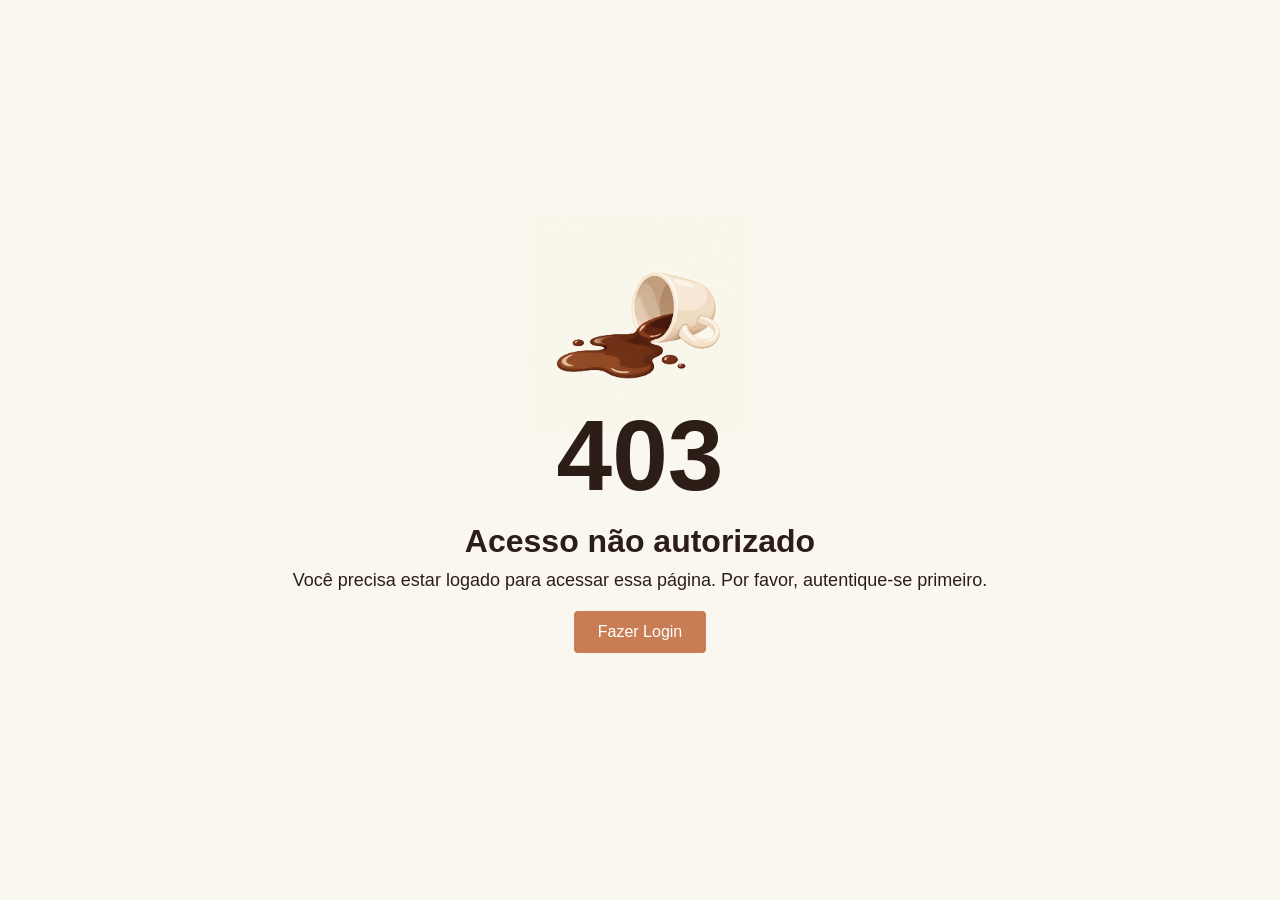
<file: erro403.html>
<!DOCTYPE html>
<html lang="pt-BR">
<head>
    <meta charset="UTF-8">
    <meta name="viewport" content="width=device-width, initial-scale=1.0">
    <title>Erro 403 - Café & Grãos</title>
    <link rel="stylesheet" href="erro404.css">
</head>
<body
div class="container-erro">
    <img src="imagens/xicara-erro.png" alt="Café derramado" class="imagem-erro">
    <div class="texto-erro">
    <h1 class= "codigo-erro">403</h1>
    <h2>Acesso não autorizado</h2>
    <p>Você precisa estar logado para acessar essa página. Por favor, autentique-se primeiro.</p>
        <a href="login.html" class="btn-voltar">Fazer Login</a>
    </div>
</div>
</body>
</html>
</file>
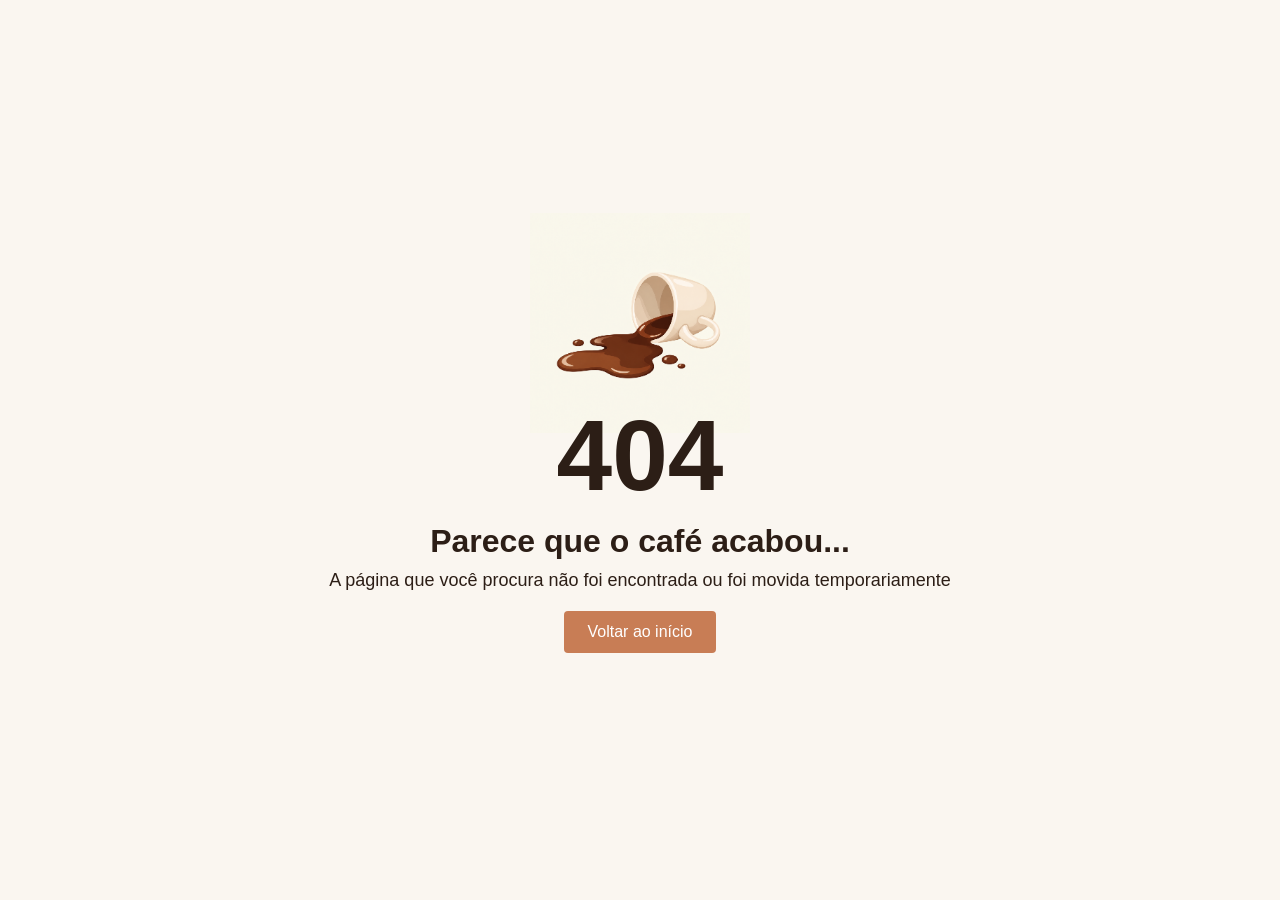
<file: erro404.html>
<!DOCTYPE html>
<html lang="pt-BR">
<head>
    <meta charset="UTF-8">
    <meta name="viewport" content="width=device-width, initial-scale=1.0">
    <title>Erro 404 - Café & Grãos</title>
    <link rel="stylesheet" href="erro404.css">
</head>
<body
div class="container-erro">
    <img src="imagens/xicara-erro.png" alt="Café derramado" class="imagem-erro">
    <div class="texto-erro">
    <h1 class= "codigo-erro">404</h1>
    <h2>Parece que o café acabou...</h2>
    <p>A página que você procura não foi encontrada ou foi movida temporariamente</p>
        <a href="login.html" class="btn-voltar">Voltar ao início</a>
    </div>
</div>
</body>
</html>
</file>
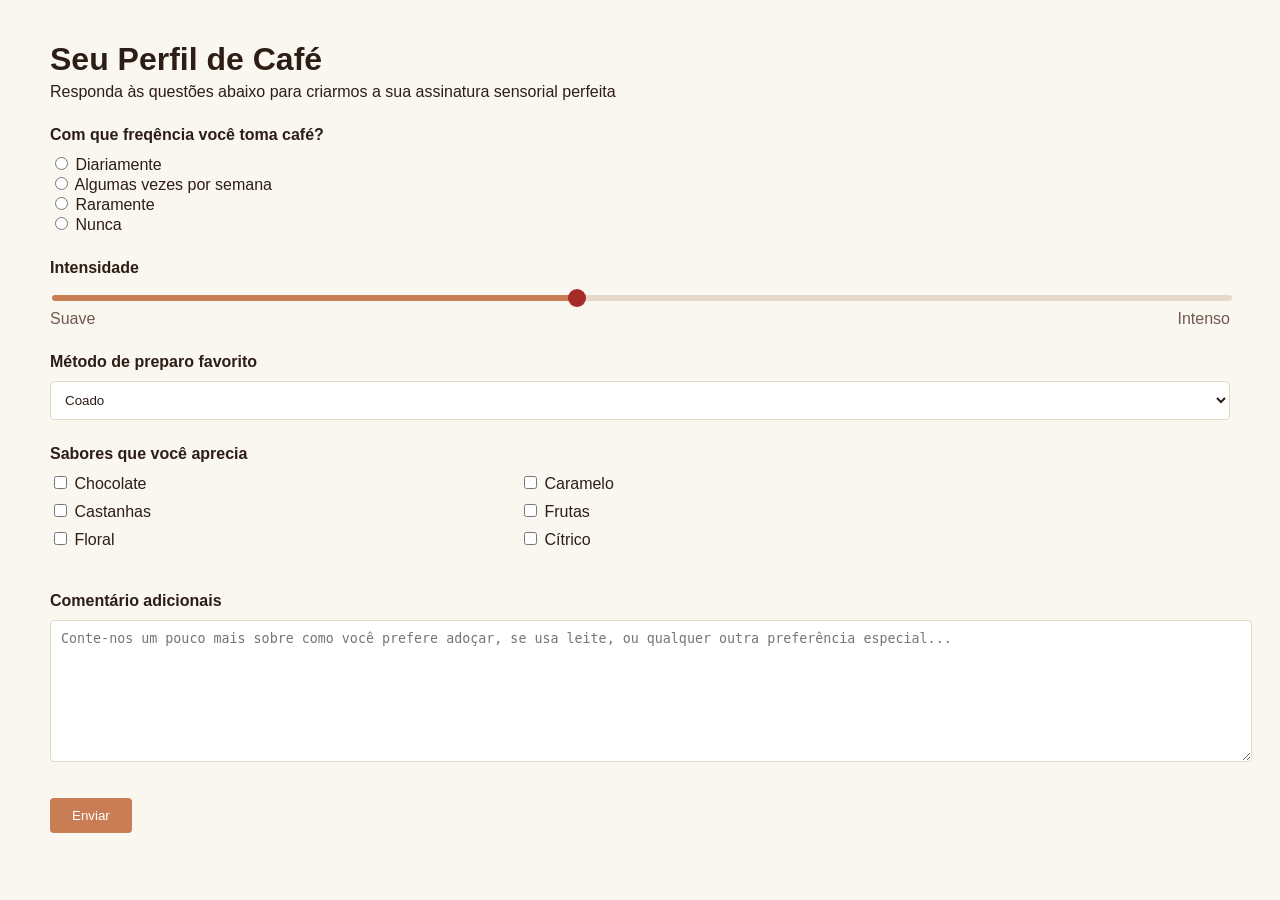
<file: perfil.html>
<!DOCTYPE html>
<html lang="en">
<head>
    <meta charset="UTF-8">
    <meta name="viewport" content="width=device-width, initial-scale=1.0">
    <title>Pefil de Café</title>
    <link rel="stylesheet" href="perfil.css">
</head>
<body>
    <h1><strong>Seu Perfil de Café</strong></h1>
    <p class="subtitulo">Responda às questões abaixo para criarmos a sua assinatura sensorial perfeita</p>

    <h4>Com que freqência você toma café?</h4>
    <input type="radio" id="diariamente" name="Freqência" value="diariamente">
    <label for="diariamente">Diariamente</label><br>
    <input type="radio" id="algumas" name="Freqência" value="algumas">
    <label for="algumas">Algumas vezes por semana</label><br>
    <input type="radio" id="raramente" name="Freqência" value="raramentr">
    <label for="raramente">Raramente</label><br>
    <input type="radio" id="nunca" name="Freqência" value="nunca">
    <label for="Nunca">Nunca</label><br>

    <h4>Intensidade</h4>
    <input type="range" id="intensidade" min="1" max="10" value="5">
    <div class="legenda-intensidade">
        <span>Suave</span>
        <span>Intenso</span>
    </div>

    <h4>Método de preparo favorito</h4>
    <select name="metodo-preparo" id="metodo-preparo">
        <option value="coado">Coado</option>
        <option value="presna-francesa">Prensa Francesa</option>
        <option value="espresso">Espresso</option>
        <option value="moka">Cafeteria Italiana (Moka)</option>
        <option value="aeropress">Aeropress</option>
        <option value="chemex">Chemex</option>
    </select>

    <h4>Sabores que você aprecia</h4>
    <div class="sabores">
    <label><input type="checkbox"> Chocolate</label>
    <label><input type="checkbox"> Caramelo</label>
    <label><input type="checkbox"> Castanhas</label>
    <label><input type="checkbox"> Frutas</label>
    <label><input type="checkbox"> Floral</label>
    <label><input type="checkbox"> Cítrico</label>
    </div> <br>

    <h4><label for="comentario">Comentário adicionais</label></h4>
    <textarea name="comentario" id="comentario" rows="15" 
    placeholder="Conte-nos um pouco mais sobre como você prefere adoçar, se usa leite, ou qualquer outra preferência especial..."></textarea><br>
    <br>
    <button type="submit">Enviar</button>

    <script src="perfil.js"></script>    
</body>
</html>
</file>
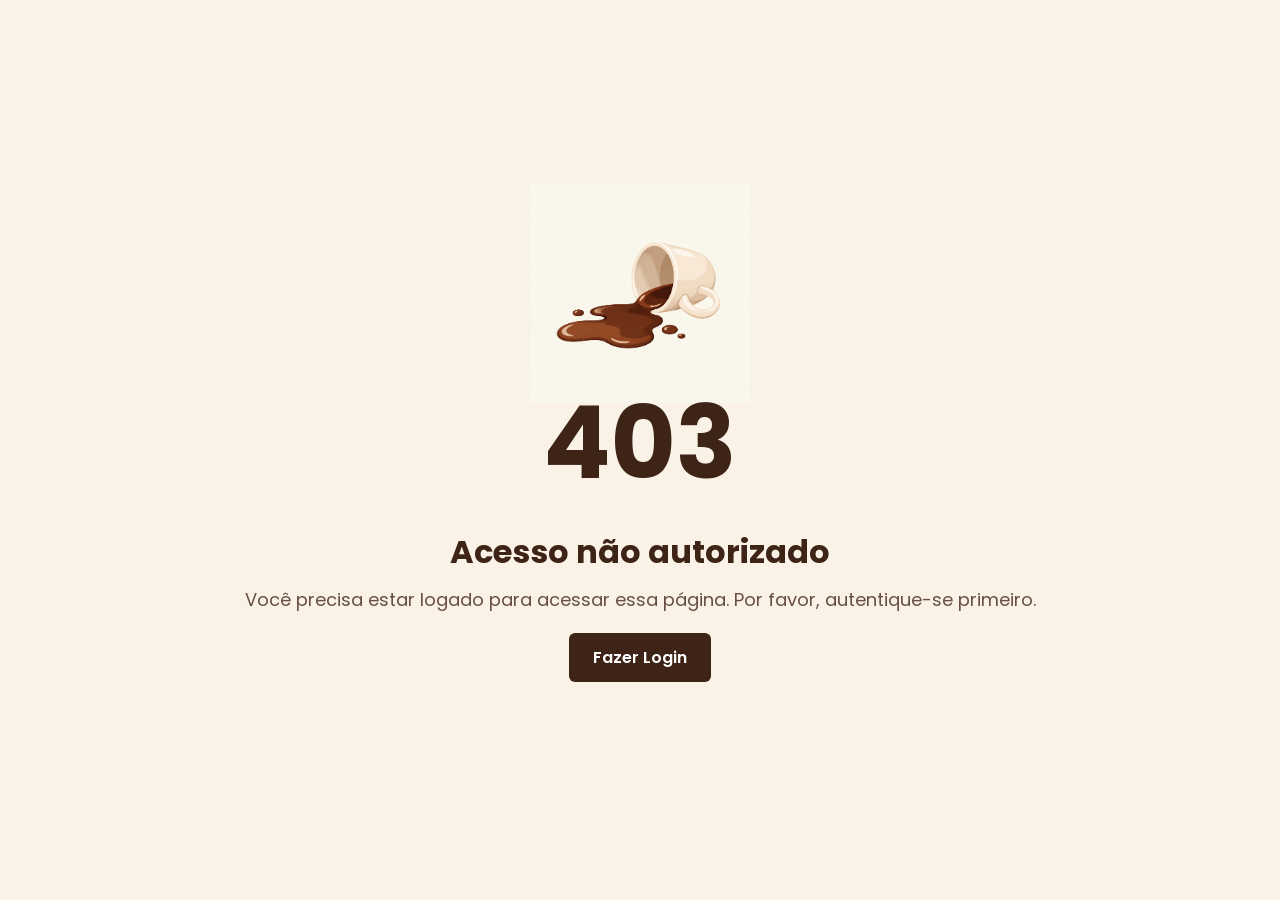
<file: erros/erro403.html>
<!DOCTYPE html>
<html lang="pt-BR">
<head>
    <!-- Configurações gerais da página e conexão com o CSS -->
    <meta charset="UTF-8">
    <meta name="viewport" content="width=device-width, initial-scale=1.0">
    <title>Erro 403 - Café & Grãos</title>
    <link rel="stylesheet" href="erro403.css">
</head>
<body>

    <!-- Container principal que organiza a imagem e a mensagem de erro -->
    <div class="container-erro">

        <!-- Imagem ilustrativa da xícara de café derramado -->
        <img src="../imagens/xicara-erro.png" alt="Café derramado" class="imagem-erro">

        <!-- Exibe o código 403 e informa que o acesso não foi autorizado -->
        <div class="texto-erro">
            <h1 class="codigo-erro">403</h1>
            <h2>Acesso não autorizado</h2>
            <p>Você precisa estar logado para acessar essa página. Por favor, autentique-se primeiro.</p>

            <!-- Botão para retornar à página de login -->
            <a href="../login/login.html" class="btn-voltar">Fazer Login</a>
        </div>

    </div>
</body>
</html>
</file>
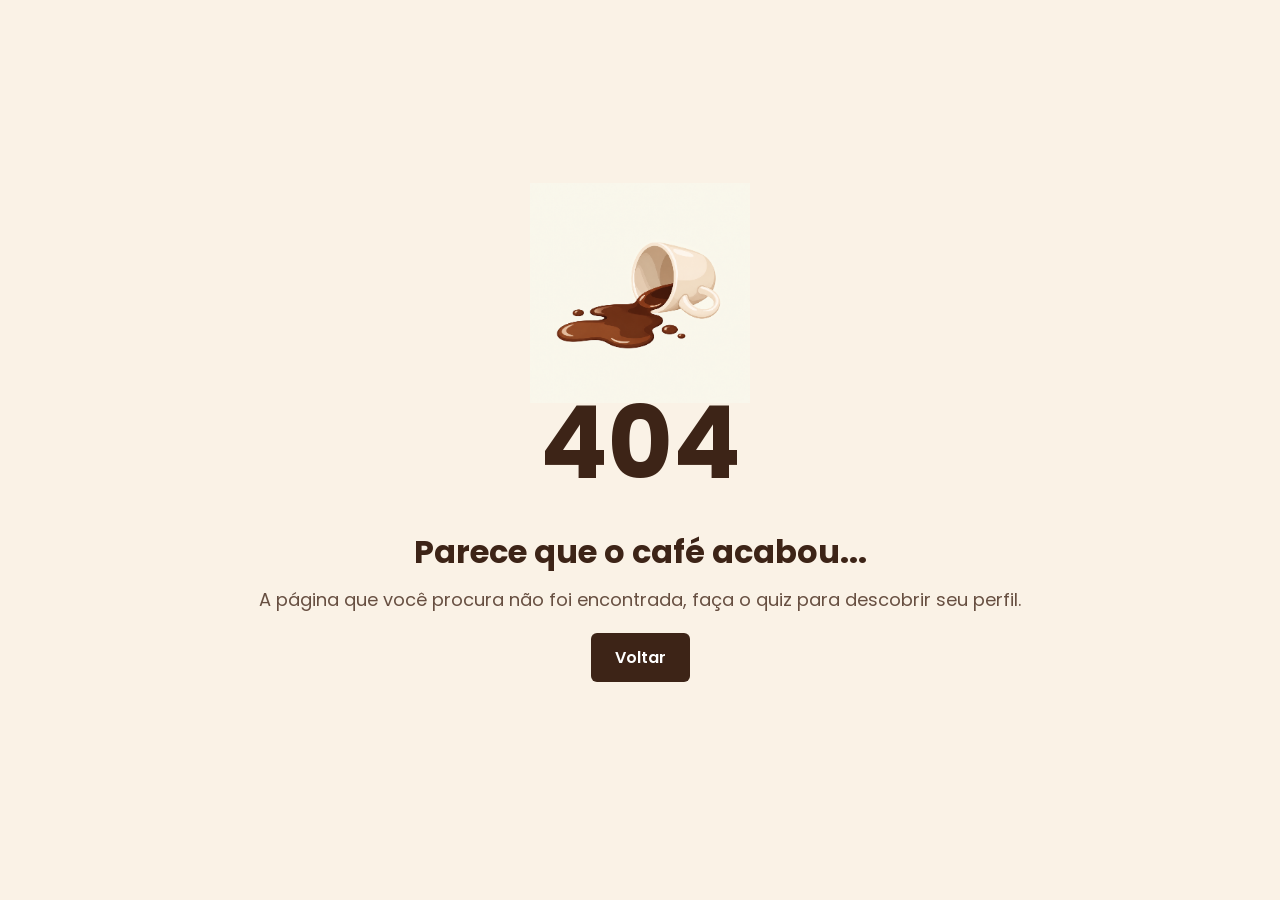
<file: erros/erro404.html>
<!DOCTYPE html>
<html lang="pt-BR">
<head>
    <!-- Configurações gerais da página e conexão com o CSS -->
    <meta charset="UTF-8">
    <meta name="viewport" content="width=device-width, initial-scale=1.0">
    <title>Erro 404 - Café & Grãos</title>
    <link rel="stylesheet" href="erro404.css">
</head>
<body>

    <!-- Container principal que organiza a imagem e a mensagem de erro -->
    <div class="container-erro">

        <!-- Imagem ilustrativa da xícara de café derramado -->
        <img src="../imagens/xicara-erro.png" alt="Café derramado" class="imagem-erro">

        <!-- Exibe o código 404 e informa que a página não foi encontrada -->
        <div class="texto-erro">
            <h1 class="codigo-erro">404</h1>
            <h2>Parece que o café acabou...</h2>
            <p>A página que você procura não foi encontrada, faça o quiz para descobrir seu perfil.</p>

            <!-- Botão para retornar à página de login -->
            <a href="login.html" class="btn-voltar">Voltar</a>
        </div>

    </div>
</body>
</html>
</file>
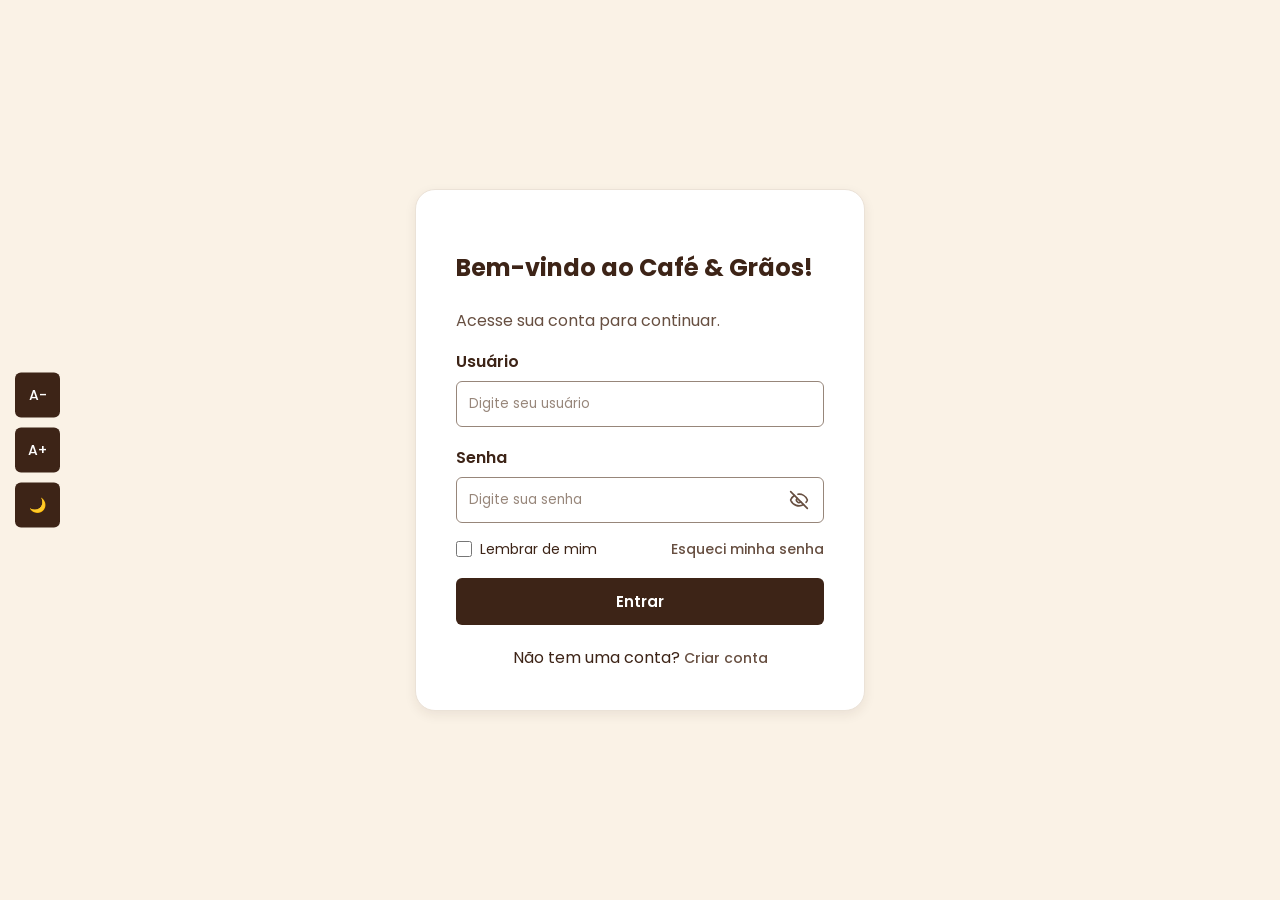
<file: login/login.html>
<!DOCTYPE html>
<html lang="pt-BR">
<head>
    <!-- Configurações gerais da página e conexão com o CSS -->
    <meta charset="UTF-8">
    <meta name="viewport" content="width=device-width, initial-scale=1.0">
    <title>Café & Grãos</title>
    <link rel="stylesheet" href="login.css">
</head>
<body>
    <!-- Botões de acessibilidade para ajustar a fonte e alternar o tema -->
    <div class="barra-acessibilidade" role="group" aria-label="Ferramentas de acessibilidade">
        <button type="button" id="diminuir-fonte" aria-label="Diminuir tamanho da fonte" title="Diminuir fonte">A-</button>
        <button type="button" id="aumentar-fonte" aria-label="Aumentar tamanho da fonte" title="Aumentar fonte">A+</button>
        <button type="button" id="alternar-tema" aria-label="Ativar tema escuro" title="Alternar tema">🌙</button>
    </div>

    <!-- Container principal com o título e o formulário de login -->
    <div class="login-container">
        <h2>Bem-vindo ao Café & Grãos!</h2>
        <p>Acesse sua conta para continuar.</p>

        <!-- Formulário de login com validação personalizada pelo JavaScript -->
        <form id="form-login" action="#" method="POST" novalidate>

            <!-- Campo para digitar o usuário e exibir mensagens de erro -->
            <div class="form-group">
                <label for="login">Usuário</label>
                <input type="text" id="login" name="Login"
                    placeholder="Digite seu usuário"
                    autocomplete="username"
                    aria-describedby="erro-usuario"
                    required>
                <small id="erro-usuario" class="mensagem-erro" aria-live="polite"></small>
            </div>

            <!-- Campo de senha com botão para mostrar ou ocultar os caracteres -->
            <div class="form-group">
                <label for="senha">Senha</label>

                <div class="campo-senha">
                    <input type="password" id="senha" name="senha"
                        placeholder="Digite sua senha"
                        autocomplete="current-password"
                        aria-describedby="erro-senha"
                        required>

                    <button type="button" id="mostrar-senha"
                        aria-label="Mostrar senha"
                        aria-pressed="false"
                        aria-controls="senha">

                        <!-- Ícone de olho aberto para quando a senha estiver visível -->
                        <svg id="olho-aberto"
                            xmlns="http://www.w3.org/2000/svg"
                            width="20" height="20"
                            viewBox="0 0 24 24"
                            fill="none"
                            stroke="currentColor"
                            stroke-width="2"
                            stroke-linecap="round"
                            stroke-linejoin="round"
                            aria-hidden="true"
                            hidden>
                            <path d="M2 12s3.5-7 10-7 10 7 10 7-3.5 7-10 7S2 12 2 12Z"/>
                            <circle cx="12" cy="12" r="3"/>
                        </svg>

                        <!-- Ícone de olho riscado para quando a senha estiver oculta -->
                        <svg id="olho-fechado"
                            xmlns="http://www.w3.org/2000/svg"
                            width="20" height="20"
                            viewBox="0 0 24 24"
                            fill="none"
                            stroke="currentColor"
                            stroke-width="2"
                            stroke-linecap="round"
                            stroke-linejoin="round"
                            aria-hidden="true">
                            <path d="M10.733 5.076a10.744 10.744 0 0 1 11.205 6.575 1 1 0 0 1 0 .696 10.75 10.75 0 0 1-1.444 2.49"/>
                            <path d="M14.084 14.158a3 3 0 0 1-4.242-4.242"/>
                            <path d="M17.479 17.499a10.75 10.75 0 0 1-15.417-5.151 1 1 0 0 1 0-.696 10.75 10.75 0 0 1 4.446-5.143"/>
                            <path d="m2 2 20 20"/>
                        </svg>
                    </button>
                </div>

                <small id="erro-senha" class="mensagem-erro" aria-live="polite"></small>

                <!-- Opção de lembrar o usuário e link para recuperar a senha -->
                <div class="opcoes-login">
                    <label for="lembrar">
                        <input type="checkbox" id="lembrar" name="lembrar">
                        Lembrar de mim
                    </label>
                    <a href="#">Esqueci minha senha</a>
                </div>
            </div>

            <!-- Botão para enviar os dados do formulário -->
            <button type="submit" class="btn-entrar">Entrar</button>
        </form>

        <!-- Link para cadastro de novos usuários -->
        <div class="links_uteis">
            <span>Não tem uma conta?
                <a href="#">Criar conta</a>
            </span>
        </div>
    </div>

    <!-- Notificação de confirmação exibida no canto inferior direito -->
    <div id="notificacao-sucesso"
         class="notificacao-sucesso"
         role="status"
         aria-live="polite"
         aria-atomic="true"></div>

    <!-- Conecta o JavaScript responsável pelas funcionalidades do login -->
    <script src="login.js"></script>
</body>
</html>
</file>
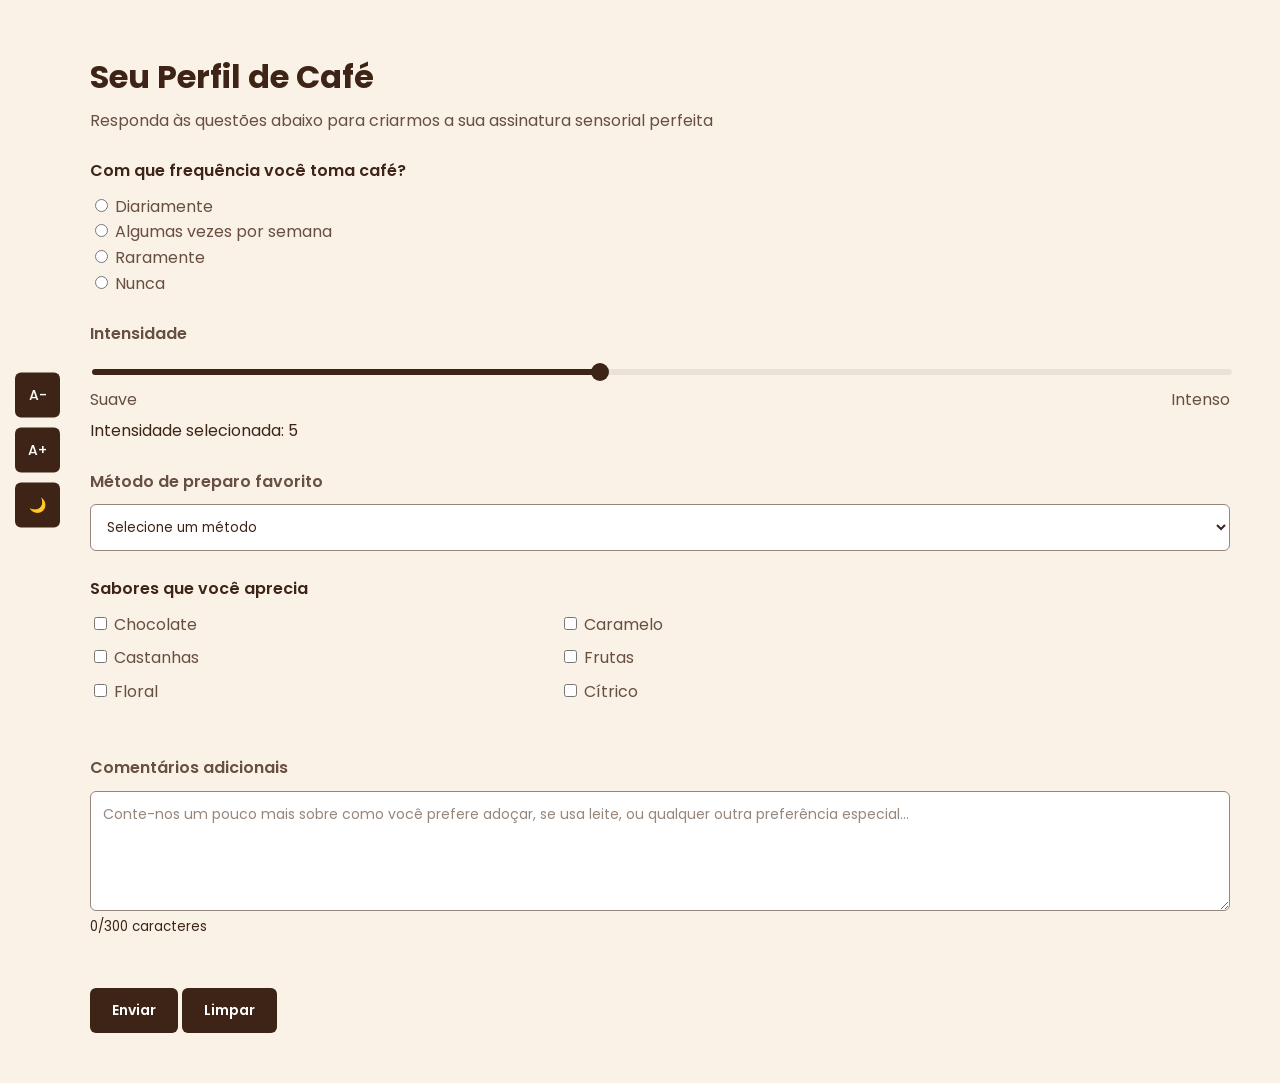
<file: perfil/perfil.html>
<!DOCTYPE html>
<html lang="pt-BR">
<head>
    <!-- Configurações gerais da página -->
    <meta charset="UTF-8">
    <meta name="viewport" content="width=device-width, initial-scale=1.0">
    <title>Perfil de Café</title>
    <link rel="stylesheet" href="perfil.css">
</head>
<body>
    <!-- Botões de acessibilidade para fonte e tema -->
    <div class="barra-acessibilidade"
         role="group"
         aria-label="Ferramentas de acessibilidade">

        <button type="button"
                id="diminuir-fonte"
                aria-label="Diminuir tamanho da fonte"
                title="Diminuir fonte">A-</button>

        <button type="button"
                id="aumentar-fonte"
                aria-label="Aumentar tamanho da fonte"
                title="Aumentar fonte">A+</button>

        <button type="button"
                id="alternar-tema"
                aria-label="Ativar tema escuro"
                title="Alternar tema">🌙</button>
    </div>

    <!-- Título e apresentação do formulário -->
    <h1><strong>Seu Perfil de Café</strong></h1>
    <p class="subtitulo">
        Responda às questões abaixo para criarmos a sua assinatura sensorial perfeita
    </p>

    <form id="form-perfil">

        <!-- Frequência de consumo -->
        <h4>Com que frequência você toma café?</h4>

        <input type="radio"
               id="diariamente"
               name="frequencia"
               value="diariamente">
        <label for="diariamente">Diariamente</label><br>

        <input type="radio"
               id="algumas"
               name="frequencia"
               value="algumas">
        <label for="algumas">Algumas vezes por semana</label><br>

        <input type="radio"
               id="raramente"
               name="frequencia"
               value="raramente">
        <label for="raramente">Raramente</label><br>

        <input type="radio"
               id="nunca"
               name="frequencia"
               value="nunca">
        <label for="nunca">Nunca</label><br>

        <!-- Barra de intensidade -->
        <h4>
            <label for="intensidade">Intensidade</label>
        </h4>

        <input type="range"
               id="intensidade"
               min="1"
               max="10"
               value="5">

        <div class="legenda-intensidade">
            <span>Suave</span>
            <span>Intenso</span>
        </div>

        <!-- Método de preparo -->
        <h4>
            <label for="metodo-preparo">
                Método de preparo favorito
            </label>
        </h4>

        <select name="metodo-preparo" id="metodo-preparo">
            <option value="" selected disabled>
                Selecione um método
            </option>
            <option value="coado">Coado</option>
            <option value="prensa-francesa">Prensa Francesa</option>
            <option value="espresso">Expresso</option>
            <option value="moka">
                Cafeteira Italiana (Mocha)
            </option>
            <option value="aeropress">Aeropress</option>
            <option value="chemex">Chemex</option>
        </select>

        <!-- Sabores preferidos -->
        <h4>Sabores que você aprecia</h4>

        <div class="sabores">
            <label>
                <input type="checkbox" value="chocolate">
                Chocolate
            </label>

            <label>
                <input type="checkbox" value="caramelo">
                Caramelo
            </label>

            <label>
                <input type="checkbox" value="castanhas">
                Castanhas
            </label>

            <label>
                <input type="checkbox" value="frutas">
                Frutas
            </label>

            <label>
                <input type="checkbox" value="floral">
                Floral
            </label>

            <label>
                <input type="checkbox" value="citrico">
                Cítrico
            </label>
        </div>

        <br>

        <!-- Comentários adicionais -->
        <h4>
            <label for="comentario">
                Comentários adicionais
            </label>
        </h4>

        <textarea
            name="comentario"
            id="comentario"
            rows="15"
            placeholder="Conte-nos um pouco mais sobre como você prefere adoçar, se usa leite, ou qualquer outra preferência especial..."
        ></textarea>

        <br>
        <br>

        <!-- Botões do formulário -->
        <button type="submit">Enviar</button>
        <button type="reset">Limpar</button>

    </form>

    <!-- Notificação de confirmação -->
    <div id="notificacao-sucesso"
         class="notificacao-sucesso"
         role="status"
         aria-live="polite"
         aria-atomic="true"></div>

    <!-- JavaScript da página -->
    <script src="perfil.js"></script>
</body>
</html>
</file>
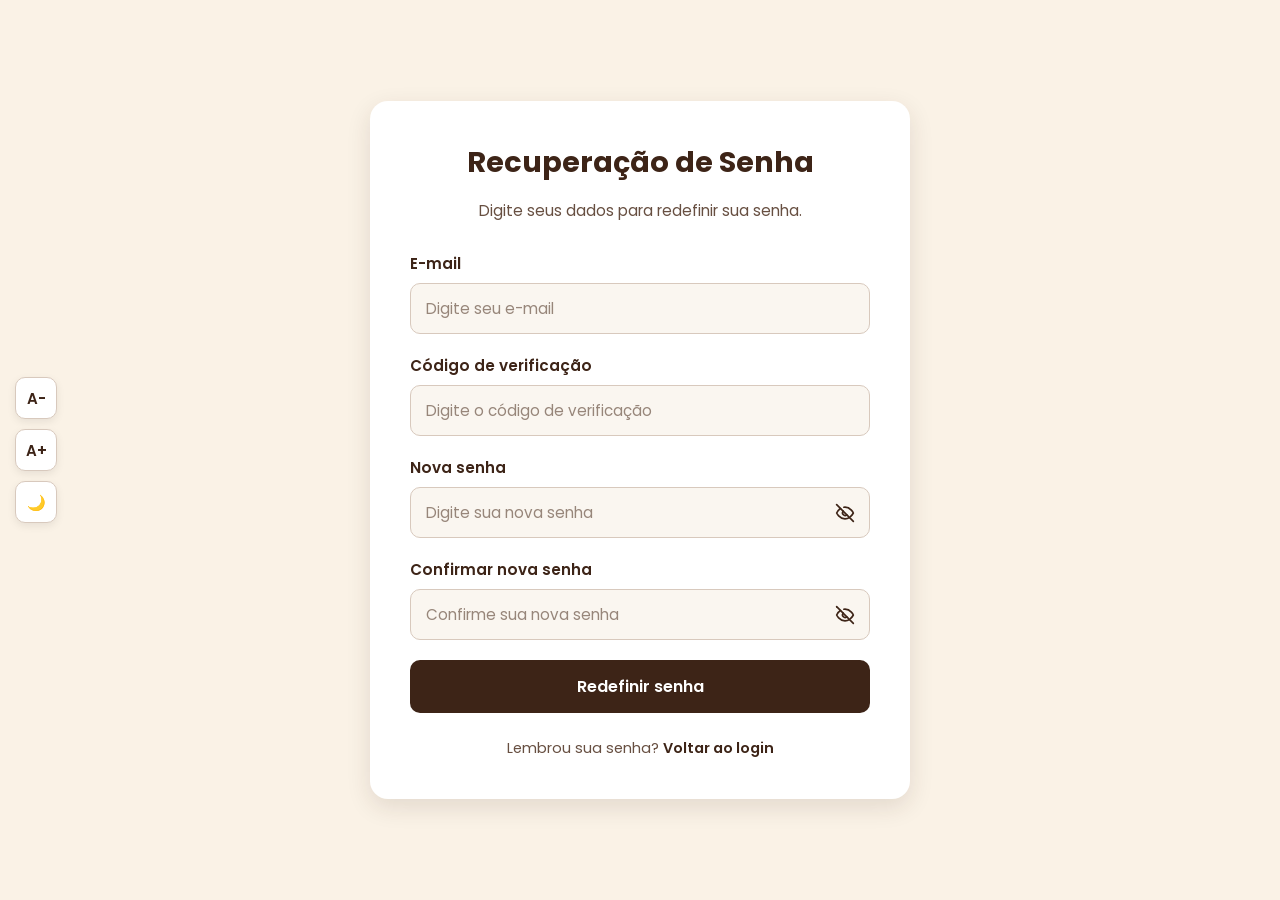
<file: recuperacao-senha/recuperacao.html>
<!DOCTYPE html>
<html lang="pt-br">

<head>
    <meta charset="UTF-8">
    <meta name="viewport" content="width=device-width, initial-scale=1.0">

    <title>Recuperação de Senha | Café & Grãos</title>

    <link rel="preconnect" href="https://fonts.googleapis.com">
    <link rel="preconnect" href="https://fonts.gstatic.com" crossorigin>

    <link href="https://fonts.googleapis.com/css2?family=Poppins:wght@400;500;600;700&display=swap" rel="stylesheet">

    <link rel="stylesheet" href="recuperacao.css">
    <script src="recuperacao.js" defer></script>
</head>

<body>

    <!-- Barra de acessibilidade -->
    <div class="barra-acessibilidade" aria-label="Opções de acessibilidade">

        <button type="button" id="diminuir-fonte" aria-label="Diminuir fonte">
            A-
        </button>

        <button type="button" id="aumentar-fonte" aria-label="Aumentar fonte">
            A+
        </button>

        <button type="button" id="alternar-tema" aria-label="Ativar tema escuro">
            🌙
        </button>

    </div>

    <!-- Conteúdo principal -->
    <main class="container">

        <div class="caixa-recuperacao">

            <h1>Recuperação de Senha</h1>

            <p class="texto">
                Digite seus dados para redefinir sua senha.
            </p>

            <form id="formulario" novalidate>

                <!-- Campo de e-mail -->
                <div class="grupo-campo">

                    <label for="email">E-mail</label>

                    <input
                        type="email"
                        id="email"
                        name="email"
                        placeholder="Digite seu e-mail"
                        autocomplete="email"
                        required
                    >

                </div>

                <!-- Código de verificação -->
                <div class="grupo-campo">

                    <label for="codigo">Código de verificação</label>

                    <input
                        type="text"
                        id="codigo"
                        name="codigo"
                        placeholder="Digite o código de verificação"
                        autocomplete="one-time-code"
                        required
                    >

                </div>

                <!-- Nova senha -->
                <div class="grupo-campo">

                    <label for="senha">Nova senha</label>

                    <div class="campo-senha">

                        <input
                            type="password"
                            id="senha"
                            name="senha"
                            placeholder="Digite sua nova senha"
                            minlength="8"
                            autocomplete="new-password"
                            required
                        >

                        <button
                            type="button"
                            class="mostrar-senha"
                            data-campo="senha"
                            aria-label="Mostrar senha"
                            aria-pressed="false"
                        >

                            <!-- Ícone inicial: olho riscado -->
                            <svg
                                xmlns="http://www.w3.org/2000/svg"
                                width="20"
                                height="20"
                                viewBox="0 0 24 24"
                                fill="none"
                                stroke="currentColor"
                                stroke-width="2"
                                stroke-linecap="round"
                                stroke-linejoin="round"
                                aria-hidden="true"
                            >
                                <path d="M10.58 5.08A10.8 10.8 0 0 1 12 5c7 0 10 7 10 7a16.6 16.6 0 0 1-3.18 4.13"/>
                                <path d="M6.61 6.61C3.58 8.43 2 12 2 12s3 7 10 7a10.7 10.7 0 0 0 5.39-1.61"/>
                                <path d="M9.88 9.88a3 3 0 0 0 4.24 4.24"/>
                                <line x1="2" y1="2" x2="22" y2="22"/>
                            </svg>

                        </button>

                    </div>

                </div>

                <!-- Confirmar nova senha -->
                <div class="grupo-campo">

                    <label for="confirmar">Confirmar nova senha</label>

                    <div class="campo-senha">

                        <input
                            type="password"
                            id="confirmar"
                            name="confirmar"
                            placeholder="Confirme sua nova senha"
                            minlength="8"
                            autocomplete="new-password"
                            required
                        >

                        <button
                            type="button"
                            class="mostrar-senha"
                            data-campo="confirmar"
                            aria-label="Mostrar senha"
                            aria-pressed="false"
                        >

                            <!-- Ícone inicial: olho riscado -->
                            <svg
                                xmlns="http://www.w3.org/2000/svg"
                                width="20"
                                height="20"
                                viewBox="0 0 24 24"
                                fill="none"
                                stroke="currentColor"
                                stroke-width="2"
                                stroke-linecap="round"
                                stroke-linejoin="round"
                                aria-hidden="true"
                            >
                                <path d="M10.58 5.08A10.8 10.8 0 0 1 12 5c7 0 10 7 10 7a16.6 16.6 0 0 1-3.18 4.13"/>
                                <path d="M6.61 6.61C3.58 8.43 2 12 2 12s3 7 10 7a10.7 10.7 0 0 0 5.39-1.61"/>
                                <path d="M9.88 9.88a3 3 0 0 0 4.24 4.24"/>
                                <line x1="2" y1="2" x2="22" y2="22"/>
                            </svg>

                        </button>

                    </div>

                </div>

                <!-- Botão de redefinir senha -->
                <button type="submit" class="botao">
                    Redefinir senha
                </button>

                <!-- Mensagem de confirmação -->
                <p id="mensagem" role="status" aria-live="polite"></p>

                <!-- Voltar ao login -->
                <p class="voltar-login">
                    Lembrou sua senha?
                    <a href="../login/login.html">Voltar ao login</a>
                </p>

            </form>

        </div>

    </main>

</body>
</html>
</file>
<file: erro404.css>
body{
    margin: 0;
    font-family: Arial;
    background-color: #faf6f0;
    color: #2c1e16;

}

.container-erro {
    display: flex;
    flex-direction: column;
    justify-content: center;
    align-items: center;
    height: 100vh;
    text-align: center;
    color: #2c1e16;
}

.codigo-erro {
    font-size: 100px;
    margin: 0;
}

.container-erro h2{
    font-size: 32px;
    margin: 10px 0;
}

.container-erro p {
    font-size: 18px;
    margin: 0;
}
    
.imagem-erro {
    width: 220px;
    height: auto;
    margin: 20px 0;
}

.texto-erro{
    transform: translateY(-55px);
}

    .btn-voltar{
        display: inline-block;
        margin-top: 20px;
        padding: 12px 24px;
        background-color: #c87d55;
        color: white;
        text-decoration: none;
        border-radius: 4px;
        cursor: pointer;
    }

    .btn-voltar:hover{
        background-color: #a65d37;
    }
</file>
<file: perfil.css>
body{
    font-family: Arial, Helvetica, sans-serif;
    padding-top: 20px;
    margin: 0;
    padding: 20px 50px 50px 50px;
    background-color: #FAF6F0;
    color: #2c1e16;
}

h1{
    color: #2c1e16;
    margin-bottom: 5px;
}

.subtitulo{
    color: #2c1e16;
    margin-bottom: 25px;
    margin-top: 0;
}

h4{
    color: #2c1e16;
    margin-top: 25px;
    margin-bottom: 10px;
}

input[type="range"] {
    width: 1200px;
    max-width: 100%;
    --posicao:50%;
    appearance: none;
    -webkit-appearance: none;
    background: transparent;
}

input[type="range"]::-webkit-slider-runnable-track {
    height: 6px;
    background: linear-gradient(
        to right,
        #C87D55 0%,
        #C87D55 var(--posicao),
        #E6D8CB var(--posicao),
        #E6D8CB 100%
    );
    border-radius: 5px;
}

input[type="range"]::-webkit-slider-thumb {
    -webkit-appearance: none;
    appearance: none;
    width: 18px;
    height: 18px;
    background-color: brown;
    border-radius: 50%;
    border: none;
    margin-top: -6px;
}

.legenda-intensidade{
    display: flex;
    justify-content: space-between;
    width: 1200px;
    max-width: 100%;
    margin-top: 5px;
    color: #6e5a4f;
}

select {
    display: block;
    width: 1200px;
    max-width: 100%;
    padding: 10px;

    background-color: #FFFFFF;
    color: #2C1E16;

    border: 1px solid #E6D8CB;
    border-radius: 4px;

    margin-top: 5px;
}

.sabores {
    display: grid;
    grid-template-columns: 1fr 1fr;
    width: 900px;
    max-width: 100%;
    gap: 8px 40px;
    margin-top: 10px;
}

textarea {
    display: block;
    width: 1200px;
    max-width: 100%;
    height: 120px;

    padding: 10px;
    margin-top: 8px;

    background-color: #FFFFFF;
    color: #2C1E16;

    border: 1px solid #E6D8CB;
    border-radius: 4px;

    resize: vertical;
}

button {
    background-color: #C87D55;
    color: #FFFFFF;
    border: none;
    border-radius: 4px;
    padding: 10px 22px;
    cursor: pointer;
}

button:hover {
    background-color: #A65D37;
}
</file>
<file: erros/erro403.css>
/* --- PALETA OFICIAL DO CAFÉ & GRÃOS --- */

/* Importa a fonte oficial do projeto */
@import url('https://fonts.googleapis.com/css2?family=Poppins:wght@400;500;600;700&display=swap');

/* Define as cores oficiais utilizadas no projeto */
:root {
    --cor-marrom-cafe: #3D2417;
    --cor-marrom-medio: #674F41;
    --cor-creme: #FAF2E6;
    --cor-bege: #EBE2D7;
    --cor-taupe: #97867A;
}

/* Define a fonte, as cores e remove as margens da página */
body {
    margin: 0;
    font-family: 'Poppins', 'Helvetica Neue', Helvetica, Arial, sans-serif;
    background-color: var(--cor-creme);
    color: var(--cor-marrom-cafe);
}

/* Centraliza a imagem e as mensagens de erro na página */
.container-erro {
    display: flex;
    flex-direction: column;
    justify-content: center;
    align-items: center;
    height: 100vh;
    text-align: center;
    color: var(--cor-marrom-cafe);
}

/* Define o tamanho e o espaçamento do código de erro 403 */
.codigo-erro {
    font-size: 100px;
    margin: 0;
    color: var(--cor-marrom-cafe);
}

/* Personaliza o título da mensagem de erro */
.container-erro h2 {
    font-size: 32px;
    margin: 10px 0;
    color: var(--cor-marrom-cafe);
}

/* Define o tamanho e o espaçamento do texto explicativo */
.container-erro p {
    font-size: 18px;
    margin: 0;
    color: var(--cor-marrom-medio);
}

/* Mantém o tamanho e o espaçamento original da imagem da xícara */
.imagem-erro {
    width: 220px;
    height: auto;
    margin: 20px 0;
}

/* Mantém o deslocamento original do conteúdo de texto */
.texto-erro {
    transform: translateY(-55px);
}

/* Personaliza a aparência do botão Fazer Login */
.btn-voltar {
    display: inline-block;
    margin-top: 20px;
    padding: 12px 24px;
    background-color: var(--cor-marrom-cafe);
    color: #FFFFFF;
    text-decoration: none;
    border-radius: 6px;
    cursor: pointer;
    font-weight: 600;
    transition: background-color 0.2s;
}

/* Altera a cor do botão quando o mouse passa sobre ele */
.btn-voltar:hover {
    background-color: var(--cor-taupe);
}

/* Destaca o botão ao navegar pelo teclado */
.btn-voltar:focus-visible {
    outline: 3px solid var(--cor-marrom-medio);
    outline-offset: 3px;
}
</file>
<file: erros/erro404.css>
/* --- PALETA OFICIAL DO CAFÉ & GRÃOS --- */

/* Importa a fonte oficial do projeto */
@import url('https://fonts.googleapis.com/css2?family=Poppins:wght@400;500;600;700&display=swap');

/* Define as cores oficiais utilizadas no projeto */
:root {
    --cor-marrom-cafe: #3D2417;
    --cor-marrom-medio: #674F41;
    --cor-creme: #FAF2E6;
    --cor-bege: #EBE2D7;
    --cor-taupe: #97867A;
}

/* Define a fonte, as cores e remove as margens da página */
body {
    margin: 0;
    font-family: 'Poppins', 'Helvetica Neue', Helvetica, Arial, sans-serif;
    background-color: var(--cor-creme);
    color: var(--cor-marrom-cafe);
}

/* Centraliza a imagem e as mensagens de erro na página */
.container-erro {
    display: flex;
    flex-direction: column;
    justify-content: center;
    align-items: center;
    height: 100vh;
    text-align: center;
    color: var(--cor-marrom-cafe);
}

/* Define o tamanho e o espaçamento do código de erro 404 */
.codigo-erro {
    font-size: 100px;
    margin: 0;
    color: var(--cor-marrom-cafe);
}

/* Personaliza o título da mensagem de erro */
.container-erro h2 {
    font-size: 32px;
    margin: 10px 0;
    color: var(--cor-marrom-cafe);
}

/* Define o tamanho e o espaçamento do texto explicativo */
.container-erro p {
    font-size: 18px;
    margin: 0;
    color: var(--cor-marrom-medio);
}

/* Mantém o tamanho e o espaçamento original da imagem da xícara */
.imagem-erro {
    width: 220px;
    height: auto;
    margin: 20px 0;
}

/* Mantém o deslocamento original do conteúdo de texto */
.texto-erro {
    transform: translateY(-55px);
}

/* Personaliza a aparência do botão Voltar */
.btn-voltar {
    display: inline-block;
    margin-top: 20px;
    padding: 12px 24px;
    background-color: var(--cor-marrom-cafe);
    color: #FFFFFF;
    text-decoration: none;
    border-radius: 6px;
    cursor: pointer;
    font-weight: 600;
    transition: background-color 0.2s;
}

/* Altera a cor do botão quando o mouse passa sobre ele */
.btn-voltar:hover {
    background-color: var(--cor-taupe);
}

/* Destaca o botão ao navegar pelo teclado */
.btn-voltar:focus-visible {
    outline: 3px solid var(--cor-marrom-medio);
    outline-offset: 3px;
}
</file>
<file: login/login.css>
/* --- PALETA OFICIAL DO CAFÉ & GRÃOS --- */

/* Importa a fonte oficial utilizada no projeto */
@import url('https://fonts.googleapis.com/css2?family=Poppins:wght@400;500;600;700&display=swap');

:root {
    --cor-marrom-cafe: #3D2417;
    --cor-marrom-medio: #674F41;
    --cor-creme: #FAF2E6;
    --cor-bege: #EBE2D7;
    --cor-taupe: #97867A;
}

/* Remove os espaçamentos padrão e define a fonte */
* {
    box-sizing: border-box;
}

body {
    margin: 0;
    padding: 20px;
    font-family: 'Poppins', 'Helvetica Neue', Helvetica, Arial, sans-serif;
    background-color: var(--cor-creme);
    color: var(--cor-marrom-cafe);
    line-height: 1.6;
    display: flex;
    justify-content: center;
    align-items: center;
    min-height: 100vh;
}

/* Define a aparência dos títulos e parágrafos */
h2 {
    color: var(--cor-marrom-cafe);
    font-weight: 700;
}

p {
    color: var(--cor-marrom-medio);
}

/* Personaliza o container principal do formulário */
.login-container {
    background-color: #FFFFFF;
    padding: 40px;
    border-radius: 20px;
    border: 1px solid var(--cor-bege);
    box-shadow: 0 4px 12px rgba(61, 36, 23, 0.08);
    width: 100%;
    max-width: 450px;
}

/* Define o espaçamento entre os campos */
.form-group {
    margin-bottom: 18px;
}

/* Personaliza os rótulos dos campos */
.form-group label {
    display: block;
    margin-bottom: 6px;
    color: var(--cor-marrom-cafe);
    font-weight: 600;
}

/* Define a aparência dos campos de entrada */
.form-group input:not([type="checkbox"]) {
    width: 100%;
    padding: 12px;
    border: 1px solid var(--cor-taupe);
    border-radius: 6px;
    background-color: #FFFFFF;
    color: var(--cor-marrom-cafe);
    font-family: inherit;
}

/* Personaliza o texto de exemplo dos campos */
.form-group input::placeholder {
    color: var(--cor-taupe);
}

/* Destaca os campos ao receberem foco */
.form-group input:focus {
    outline: none;
    border-color: var(--cor-marrom-cafe);
    box-shadow: 0 0 0 2px rgba(61, 36, 23, 0.1);
}

/* Organiza a opção Lembrar de mim e o link de recuperação */
.opcoes-login {
    display: flex;
    justify-content: space-between;
    align-items: center;
    gap: 10px;
    margin-top: 15px;
}

/* Alinha o checkbox com o texto */
.opcoes-login label {
    display: flex;
    align-items: center;
    gap: 8px;
    width: auto;
    margin-bottom: 0;
    white-space: nowrap;
    font-size: 14px;
    font-weight: 400;
}

/* Personaliza o checkbox */
.opcoes-login input[type="checkbox"] {
    width: 16px;
    height: 16px;
    margin: 0;
    flex: 0 0 auto;
    accent-color: var(--cor-marrom-cafe);
}

/* Personaliza o botão Entrar */
.btn-entrar {
    width: 100%;
    padding: 12px;
    margin-top: 10px;
    border: none;
    border-radius: 6px;
    cursor: pointer;
    background-color: var(--cor-marrom-cafe);
    color: #FFFFFF;
    display: block;
    font-family: inherit;
    font-size: 15px;
    font-weight: 600;
    transition: background-color 0.2s;
}

/* Altera a cor do botão ao passar o mouse */
.btn-entrar:hover {
    background-color: var(--cor-taupe);
}

/* Personaliza o botão durante o redirecionamento */
.btn-entrar:disabled {
    opacity: 0.75;
    cursor: wait;
}

/* Centraliza o link de criação de conta */
.links_uteis {
    text-align: center;
    margin-top: 20px;
}

/* Define a aparência dos links */
.opcoes-login a,
.links_uteis a {
    color: var(--cor-marrom-medio);
    font-size: 14px;
    font-weight: 500;
    text-decoration: none;
}

/* Destaca os links quando o mouse passa */
.opcoes-login a:hover,
.links_uteis a:hover {
    color: var(--cor-marrom-cafe);
    text-decoration: underline;
}

/* Permite posicionar o botão do olho dentro do campo */
.campo-senha {
    position: relative;
}

/* Reserva espaço para o ícone de senha */
.campo-senha input {
    padding-right: 45px !important;
}

/* Posiciona o botão de mostrar e ocultar senha */
#mostrar-senha {
    position: absolute;
    right: 8px;
    top: 50%;
    transform: translateY(-50%);
    width: 34px;
    height: 34px;
    display: flex;
    justify-content: center;
    align-items: center;
    border: none;
    border-radius: 4px;
    background: transparent;
    color: var(--cor-marrom-medio);
    cursor: pointer;
}

/* Define o tamanho dos ícones SVG */
#mostrar-senha svg {
    width: 20px;
    height: 20px;
    flex-shrink: 0;
}

/* Oculta o ícone que não deve aparecer */
#mostrar-senha svg.icone-oculto,
#mostrar-senha svg[hidden] {
    display: none !important;
}

/* Destaca o botão do olho pelo teclado */
#mostrar-senha:focus-visible {
    outline: 2px solid var(--cor-marrom-cafe);
    outline-offset: 2px;
}

/* Personaliza as mensagens de erro */
.mensagem-erro {
    color: #c0392b;
    font-size: 13px;
    margin-top: 4px;
    display: block;
}

/* Esconde mensagens de erro vazias */
.mensagem-erro:empty {
    display: none;
}

/* Destaca os campos que apresentam erro */
.form-group input.input-erro,
.form-group input.input-erro:focus {
    border: 1px solid #c0392b;
}

/* Cria a animação de tremida dos campos inválidos */
@keyframes shake {
    0%, 100% {
        transform: translateX(0);
    }

    25% {
        transform: translateX(-4px);
    }

    50% {
        transform: translateX(4px);
    }

    75% {
        transform: translateX(-2px);
    }
}

/* Aplica a animação quando existe erro */
.input-shake {
    animation: shake 0.3s ease;
}

/* --- BARRA DE ACESSIBILIDADE VERTICAL --- */

/* Posiciona a barra na vertical no canto esquerdo */
.barra-acessibilidade {
    position: fixed;
    top: 50%;
    left: 15px;
    transform: translateY(-50%);

    display: flex;
    flex-direction: column;
    gap: 10px;

    z-index: 1000;
}

/* Personaliza os botões de acessibilidade */
.barra-acessibilidade button {
    display: flex;
    align-items: center;
    justify-content: center;

    width: 45px;
    height: 45px;
    padding: 0;

    background-color: var(--cor-marrom-cafe);
    color: #FFFFFF;
    border: none;
    border-radius: 6px;

    cursor: pointer;
    font-family: inherit;
    font-size: 14px;
    font-weight: 500;
}

/* Altera a cor dos botões ao passar o mouse */
.barra-acessibilidade button:hover {
    background-color: var(--cor-taupe);
}

/* Destaca os botões pelo teclado */
.barra-acessibilidade button:focus-visible {
    outline: 3px solid var(--cor-marrom-cafe);
    outline-offset: 3px;
}

/* --- TEMA ESCURO --- */

/* Define a nova paleta do modo escuro */
body.modo-escuro {
    --escuro-fundo: #211813;
    --escuro-superficie: #35271F;
    --escuro-campo: #49372D;
    --escuro-texto: #F8EEDF;
    --escuro-secundario: #E0C8B3;
    --escuro-destaque: #D4AD89;
    --escuro-borda: #A88A73;

    background-color: var(--escuro-fundo);
    color: var(--escuro-texto);
}

/* Destaca o formulário do fundo escuro */
.modo-escuro .login-container {
    background-color: var(--escuro-superficie);
    border: 1px solid var(--escuro-borda);
    box-shadow: 0 8px 24px rgba(0, 0, 0, 0.3);
}

/* Melhora a legibilidade do título */
.modo-escuro h2 {
    color: var(--escuro-texto);
}

/* Ajusta a cor dos parágrafos */
.modo-escuro p {
    color: var(--escuro-secundario);
}

/* Ajusta as cores dos rótulos */
.modo-escuro .form-group label,
.modo-escuro .opcoes-login label {
    color: var(--escuro-texto);
}

/* Personaliza os campos de usuário e senha */
.modo-escuro .form-group input:not([type="checkbox"]) {
    background-color: var(--escuro-campo);
    color: var(--escuro-texto);
    border: 1px solid var(--escuro-borda);
}

/* Melhora a visibilidade dos textos de exemplo */
.modo-escuro .form-group input::placeholder {
    color: var(--escuro-secundario);
    opacity: 1;
}

/* Destaca os campos quando recebem foco */
.modo-escuro .form-group input:focus {
    outline: 2px solid var(--escuro-destaque);
    outline-offset: 2px;
    box-shadow: none;
}

/* Personaliza o checkbox no modo escuro */
.modo-escuro .opcoes-login input[type="checkbox"] {
    accent-color: var(--escuro-destaque);
}

/* Destaca os links de recuperação e cadastro */
.modo-escuro .opcoes-login a,
.modo-escuro .links_uteis a {
    color: var(--escuro-destaque);
}

/* Efeito ao passar o mouse sobre os links */
.modo-escuro .opcoes-login a:hover,
.modo-escuro .links_uteis a:hover {
    color: var(--escuro-texto);
    text-decoration: underline;
}

/* Ajusta o texto de criação de conta */
.modo-escuro .links_uteis span {
    color: var(--escuro-secundario);
}

/* Personaliza o botão Entrar */
.modo-escuro .btn-entrar {
    background-color: var(--escuro-destaque);
    color: var(--escuro-fundo);
    font-weight: 600;
}

/* Destaca o botão ao passar o mouse */
.modo-escuro .btn-entrar:hover {
    background-color: var(--escuro-texto);
}

/* Mantém o botão legível durante o redirecionamento */
.modo-escuro .btn-entrar:disabled {
    opacity: 0.75;
    cursor: wait;
}

/* Ajusta a cor do ícone de mostrar senha */
.modo-escuro #mostrar-senha {
    color: var(--escuro-texto);
}

/* Destaca o ícone de senha pelo teclado */
.modo-escuro #mostrar-senha:focus-visible {
    outline: 2px solid var(--escuro-destaque);
}

/* Mantém as mensagens de erro legíveis */
.modo-escuro .mensagem-erro {
    color: #FF9999;
}

/* Destaca os campos inválidos no modo escuro */
.modo-escuro .form-group input.input-erro,
.modo-escuro .form-group input.input-erro:focus {
    border: 2px solid #FF7777;
}

/* Personaliza os botões de acessibilidade */
.modo-escuro .barra-acessibilidade button {
    background-color: var(--escuro-superficie);
    color: var(--escuro-texto);
    border: 1px solid var(--escuro-borda);
}

/* Efeito ao passar o mouse */
.modo-escuro .barra-acessibilidade button:hover {
    background-color: var(--escuro-campo);
}

/* Destaca os botões ao utilizar o teclado */
.modo-escuro .barra-acessibilidade button:focus-visible {
    outline: 3px solid var(--escuro-destaque);
    outline-offset: 3px;
}

/* --- NOTIFICAÇÃO DE SUCESSO --- */

/* Posiciona a confirmação no canto inferior direito */
.notificacao-sucesso {
    position: fixed;
    bottom: 20px;
    right: 20px;

    background-color: #276749;
    color: #FFFFFF;

    padding: 14px 20px;
    border-radius: 6px;

    font-size: 14px;
    font-weight: 600;
    font-family: inherit;

    box-shadow: 0 4px 12px rgba(0, 0, 0, 0.2);
    z-index: 2000;

    opacity: 0;
    visibility: hidden;
    transform: translateY(20px);
    pointer-events: none;

    transition:
        opacity 0.3s ease,
        transform 0.3s ease,
        visibility 0.3s ease;
}

/* Exibe a notificação quando ativada pelo JavaScript */
.notificacao-sucesso.mostrar {
    opacity: 1;
    visibility: visible;
    transform: translateY(0);
}

/* --- RESPONSIVIDADE --- */

/* Ajusta a página para celulares */
@media (max-width: 600px) {
    body {
        padding: 30px 15px 30px 60px;
    }

    .login-container {
        padding: 25px;
    }

    /* Mantém os botões na vertical no celular */
    .barra-acessibilidade {
        top: 50%;
        left: 5px;
        right: auto;
        transform: translateY(-50%);
        gap: 6px;
    }

    .barra-acessibilidade button {
        width: 36px;
        height: 36px;
        padding: 0;
        font-size: 12px;
    }

    .opcoes-login {
        flex-wrap: wrap;
    }

    .notificacao-sucesso {
        left: 20px;
        right: 20px;
        bottom: 20px;
        text-align: center;
    }
}

/* Respeita a preferência por movimentos reduzidos */
@media (prefers-reduced-motion: reduce) {
    .input-shake {
        animation: none;
    }

    .notificacao-sucesso {
        transition: none;
    }
}
</file>
<file: perfil/perfil.css>
/* --- PALETA OFICIAL DO CAFÉ & GRÃOS --- */

/* Importa a fonte oficial do projeto */
@import url('https://fonts.googleapis.com/css2?family=Poppins:wght@400;500;600;700&display=swap');

:root {
    --cor-marrom-cafe: #3D2417;
    --cor-marrom-medio: #674F41;
    --cor-creme: #FAF2E6;
    --cor-bege: #EBE2D7;
    --cor-taupe: #97867A;
}

/* Define a fonte e remove diferenças de dimensionamento */
* {
    box-sizing: border-box;
}

/* Define o fundo, a fonte e os espaçamentos da página */
body {
    margin: 0;
    padding: 30px 50px 50px 90px;
    font-family: 'Poppins', 'Helvetica Neue', Helvetica, Arial, sans-serif;
    background-color: var(--cor-creme);
    color: var(--cor-marrom-cafe);
    line-height: 1.6;
}

/* Personaliza o título principal */
h1 {
    color: var(--cor-marrom-cafe);
    font-size: 2rem;
    font-weight: 700;
    margin-bottom: 5px;
}

/* Define a aparência do subtítulo */
.subtitulo {
    color: var(--cor-marrom-medio);
    font-size: 1rem;
    margin-top: 0;
    margin-bottom: 25px;
}

/* Personaliza os títulos das perguntas */
h4 {
    color: var(--cor-marrom-cafe);
    font-size: 1rem;
    font-weight: 600;
    margin-top: 25px;
    margin-bottom: 10px;
}

/* Define as cores e a aparência dos rótulos */
label {
    color: var(--cor-marrom-medio);
}

/* Personaliza os botões radio e checkbox */
input[type="radio"],
input[type="checkbox"] {
    accent-color: var(--cor-marrom-cafe);
    cursor: pointer;
}

/* Define a aparência da barra de intensidade */
input[type="range"] {
    width: 1200px;
    max-width: 100%;
    --posicao: 50%;
    appearance: none;
    -webkit-appearance: none;
    background: transparent;
    cursor: pointer;
}

/* Define o preenchimento da barra no Chrome e Edge */
input[type="range"]::-webkit-slider-runnable-track {
    height: 6px;
    background: linear-gradient(
        to right,
        var(--cor-marrom-cafe) 0%,
        var(--cor-marrom-cafe) var(--posicao),
        var(--cor-bege) var(--posicao),
        var(--cor-bege) 100%
    );
    border-radius: 5px;
}

/* Personaliza o botão circular da barra */
input[type="range"]::-webkit-slider-thumb {
    -webkit-appearance: none;
    appearance: none;
    width: 18px;
    height: 18px;
    background-color: var(--cor-marrom-cafe);
    border-radius: 50%;
    border: none;
    margin-top: -6px;
}

/* Define a barra de intensidade no Firefox */
input[type="range"]::-moz-range-track {
    height: 6px;
    background: var(--cor-bege);
    border-radius: 5px;
}

/* Define a parte preenchida da barra no Firefox */
input[type="range"]::-moz-range-progress {
    height: 6px;
    background: var(--cor-marrom-cafe);
    border-radius: 5px;
}

/* Personaliza o botão circular no Firefox */
input[type="range"]::-moz-range-thumb {
    width: 18px;
    height: 18px;
    background-color: var(--cor-marrom-cafe);
    border: none;
    border-radius: 50%;
}

/* Posiciona as legendas Suave e Intenso */
.legenda-intensidade {
    display: flex;
    justify-content: space-between;
    width: 1200px;
    max-width: 100%;
    margin-top: 5px;
    color: var(--cor-marrom-medio);
}

/* Personaliza a lista dos métodos de preparo */
select {
    display: block;
    width: 1200px;
    max-width: 100%;
    padding: 12px;

    background-color: #FFFFFF;
    color: var(--cor-marrom-cafe);

    border: 1px solid var(--cor-taupe);
    border-radius: 6px;

    margin-top: 5px;
    font-family: inherit;
}

/* Destaca o campo de seleção ao receber foco */
select:focus {
    outline: 2px solid var(--cor-marrom-cafe);
    outline-offset: 2px;
}

/* Organiza os sabores em duas colunas */
.sabores {
    display: grid;
    grid-template-columns: 1fr 1fr;
    width: 900px;
    max-width: 100%;
    gap: 8px 40px;
    margin-top: 10px;
}

/* Define o campo de comentários */
textarea {
    display: block;
    width: 1200px;
    max-width: 100%;
    height: 120px;

    padding: 12px;
    margin-top: 8px;

    background-color: #FFFFFF;
    color: var(--cor-marrom-cafe);

    border: 1px solid var(--cor-taupe);
    border-radius: 6px;

    font-family: inherit;
    font-size: 14px;
    resize: vertical;
}

/* Define a cor do placeholder */
textarea::placeholder {
    color: var(--cor-taupe);
}

/* Destaca o campo de comentários ao receber foco */
textarea:focus {
    outline: 2px solid var(--cor-marrom-cafe);
    outline-offset: 2px;
}

/* Personaliza os botões da página */
button {
    background-color: var(--cor-marrom-cafe);
    color: #FFFFFF;
    border: none;
    border-radius: 6px;
    padding: 12px 22px;
    cursor: pointer;
    font-family: inherit;
    font-size: 14px;
    font-weight: 600;
    transition: background-color 0.2s;
}

/* Altera a cor dos botões ao passar o mouse */
button:hover {
    background-color: var(--cor-taupe);
}

/* Destaca os botões ao utilizar o teclado */
button:focus-visible {
    outline: 3px solid var(--cor-marrom-medio);
    outline-offset: 3px;
}

/* --- BARRA DE ACESSIBILIDADE VERTICAL --- */

/* Posiciona a barra na vertical no canto esquerdo */
.barra-acessibilidade {
    position: fixed;
    top: 50%;
    left: 15px;
    transform: translateY(-50%);

    display: flex;
    flex-direction: column;
    gap: 10px;

    z-index: 1000;
}

/* Personaliza os botões de acessibilidade */
.barra-acessibilidade button {
    display: flex;
    align-items: center;
    justify-content: center;

    width: 45px;
    height: 45px;
    padding: 0;

    background-color: var(--cor-marrom-cafe);
    color: #FFFFFF;
    border: none;
    border-radius: 6px;

    cursor: pointer;
    font-family: inherit;
    font-size: 14px;
    font-weight: 500;
}

/* Altera a cor dos botões de acessibilidade */
.barra-acessibilidade button:hover {
    background-color: var(--cor-taupe);
}

/* Destaca os botões pelo teclado */
.barra-acessibilidade button:focus-visible {
    outline: 3px solid var(--cor-marrom-cafe);
    outline-offset: 3px;
}

/* --- TEMA ESCURO --- */

/* Define a nova paleta do modo escuro */
body.modo-escuro {
    --escuro-fundo: #211813;
    --escuro-superficie: #35271F;
    --escuro-campo: #49372D;
    --escuro-texto: #F8EEDF;
    --escuro-secundario: #E0C8B3;
    --escuro-destaque: #D4AD89;
    --escuro-borda: #A88A73;

    background-color: var(--escuro-fundo);
    color: var(--escuro-texto);
}

/* Melhora a legibilidade dos títulos */
.modo-escuro h1,
.modo-escuro h2,
.modo-escuro h4 {
    color: var(--escuro-texto);
}

/* Ajusta as cores dos textos e rótulos */
.modo-escuro p,
.modo-escuro label,
.modo-escuro .subtitulo,
.modo-escuro .legenda-intensidade,
.modo-escuro #form-perfil > span,
.modo-escuro #form-perfil > small {
    color: var(--escuro-secundario);
}

/* Personaliza os campos no modo escuro */
.modo-escuro select,
.modo-escuro textarea {
    background-color: var(--escuro-campo);
    color: var(--escuro-texto);
    border: 1px solid var(--escuro-borda);
}

/* Melhora a visibilidade do texto de exemplo */
.modo-escuro textarea::placeholder {
    color: var(--escuro-secundario);
    opacity: 1;
}

/* Destaca os campos ao receberem foco */
.modo-escuro select:focus,
.modo-escuro textarea:focus {
    outline: 2px solid var(--escuro-destaque);
    outline-offset: 2px;
}

/* Personaliza os botões radio e checkbox */
.modo-escuro input[type="radio"],
.modo-escuro input[type="checkbox"] {
    accent-color: var(--escuro-destaque);
}

/* Ajusta a barra de intensidade no Chrome e Edge */
.modo-escuro input[type="range"]::-webkit-slider-runnable-track {
    background: linear-gradient(
        to right,
        var(--escuro-destaque) 0%,
        var(--escuro-destaque) var(--posicao),
        var(--escuro-campo) var(--posicao),
        var(--escuro-campo) 100%
    );
}

/* Personaliza o círculo da barra de intensidade */
.modo-escuro input[type="range"]::-webkit-slider-thumb {
    background-color: var(--escuro-destaque);
    border: 2px solid var(--escuro-texto);
}

/* Ajusta a barra de intensidade no Firefox */
.modo-escuro input[type="range"]::-moz-range-track {
    background-color: var(--escuro-campo);
}

.modo-escuro input[type="range"]::-moz-range-progress {
    background-color: var(--escuro-destaque);
}

.modo-escuro input[type="range"]::-moz-range-thumb {
    background-color: var(--escuro-destaque);
    border: 2px solid var(--escuro-texto);
}

/* Personaliza os botões Enviar e Limpar */
.modo-escuro #form-perfil button {
    background-color: var(--escuro-destaque);
    color: var(--escuro-fundo);
    font-weight: 600;
}

/* Destaca os botões ao passar o mouse */
.modo-escuro #form-perfil button:hover {
    background-color: var(--escuro-texto);
}

/* Personaliza a barra de acessibilidade no modo escuro */
.modo-escuro .barra-acessibilidade button {
    background-color: var(--escuro-superficie);
    color: var(--escuro-texto);
    border: 1px solid var(--escuro-borda);
}

/* Efeito ao passar o mouse */
.modo-escuro .barra-acessibilidade button:hover {
    background-color: var(--escuro-campo);
}

/* Destaca os botões ao utilizar o teclado */
.modo-escuro button:focus-visible {
    outline: 3px solid var(--escuro-destaque);
    outline-offset: 3px;
}

/* --- NOTIFICAÇÃO DE SUCESSO --- */

/* Posiciona a confirmação no canto inferior direito */
.notificacao-sucesso {
    position: fixed;
    bottom: 20px;
    right: 20px;

    background-color: #276749;
    color: #FFFFFF;

    padding: 14px 20px;
    border-radius: 6px;

    font-size: 14px;
    font-weight: 600;
    font-family: inherit;

    box-shadow: 0 4px 12px rgba(0, 0, 0, 0.2);
    z-index: 2000;

    /* Mantém a notificação escondida inicialmente */
    opacity: 0;
    visibility: hidden;
    transform: translateY(20px);
    pointer-events: none;

    /* Cria a animação de entrada e saída */
    transition:
        opacity 0.3s ease,
        transform 0.3s ease,
        visibility 0.3s ease;
}

/* Exibe a notificação quando ativada */
.notificacao-sucesso.mostrar {
    opacity: 1;
    visibility: visible;
    transform: translateY(0);
}

/* --- RESPONSIVIDADE --- */

/* Ajusta a página para dispositivos menores */
@media (max-width: 600px) {
    body {
        padding: 30px 15px 40px 65px;
    }

    h1 {
        font-size: 1.6rem;
    }

    /* Mantém a barra vertical no celular */
    .barra-acessibilidade {
        top: 50%;
        left: 5px;
        right: auto;
        transform: translateY(-50%);
        gap: 6px;
    }

    .barra-acessibilidade button {
        width: 36px;
        height: 36px;
        padding: 0;
        font-size: 12px;
    }

    .sabores {
        grid-template-columns: 1fr 1fr;
        gap: 8px 15px;
    }

    .notificacao-sucesso {
        left: 20px;
        right: 20px;
        bottom: 20px;
        text-align: center;
    }
}

/* Ajusta os sabores em telas muito estreitas */
@media (max-width: 360px) {
    .sabores {
        grid-template-columns: 1fr;
    }
}

/* Respeita a preferência por movimentos reduzidos */
@media (prefers-reduced-motion: reduce) {
    .notificacao-sucesso {
        transition: none;
    }
}
</file>
<file: recuperacao-senha/recuperacao.css>
/* Configurações gerais */
* {
    box-sizing: border-box;
}

html {
    font-size: 100%;
}

body {
    margin: 0;
    min-height: 100vh;
    font-family: 'Poppins', sans-serif;
    background-color: #FAF2E6;
    color: #3D2417;
    transition: background-color 0.3s, color 0.3s;
}

/* Centralização da página */
.container {
    min-height: 100vh;
    display: flex;
    justify-content: center;
    align-items: center;
    padding: 40px 65px;
}

/* Caixa do formulário */
.caixa-recuperacao {
    background-color: #FFFFFF;
    width: 100%;
    max-width: 540px;
    padding: 40px;
    border-radius: 18px;
    box-shadow: 0 8px 25px rgba(61, 36, 23, 0.12);
}

/* Título */
h1 {
    text-align: center;
    font-size: 1.8rem;
    margin: 0 0 10px;
    color: #3D2417;
}

/* Texto explicativo */
.texto {
    text-align: center;
    font-size: 0.95rem;
    color: #674F41;
    margin-bottom: 30px;
}

/* Organização dos campos */
.grupo-campo {
    margin-bottom: 20px;
}

label {
    display: block;
    margin-bottom: 8px;
    font-size: 0.95rem;
    font-weight: 600;
    color: #3D2417;
}

/* Campos do formulário */
input {
    width: 100%;
    padding: 13px 15px;
    border: 1px solid #D8C9BD;
    border-radius: 10px;
    background-color: #FAF6F0;
    color: #3D2417;
    font-family: inherit;
    font-size: 0.95rem;
    transition: border-color 0.3s, box-shadow 0.3s;
}

input::placeholder {
    color: #97867A;
}

input:focus {
    outline: none;
    border-color: #674F41;
    box-shadow: 0 0 0 3px rgba(103, 79, 65, 0.15);
}

/* Campo de senha */
.campo-senha {
    position: relative;
}

.campo-senha input {
    padding-right: 50px;
}

/* Botão de mostrar e ocultar senha */
.mostrar-senha {
    position: absolute;
    right: 8px;
    top: 50%;
    transform: translateY(-50%);
    width: 34px;
    height: 34px;
    padding: 0;
    border: none;
    background: transparent;
    color: #3D2417;
    cursor: pointer;
    display: flex;
    align-items: center;
    justify-content: center;
}

/* Ícone SVG */
.mostrar-senha svg {
    display: block;
    width: 20px;
    height: 20px;
    pointer-events: none;
}

/* Botão principal */
.botao {
    width: 100%;
    padding: 14px;
    border: none;
    border-radius: 10px;
    background-color: #3D2417;
    color: #FFFFFF;
    font-family: inherit;
    font-size: 1rem;
    font-weight: 600;
    cursor: pointer;
    transition: background-color 0.3s;
}

.botao:hover {
    background-color: #674F41;
}

/* Mensagem de confirmação */
#mensagem {
    text-align: center;
    font-size: 0.9rem;
    margin: 15px 0 0;
}

#mensagem:empty {
    display: none;
}

#mensagem.sucesso {
    color: #287A42;
}

#mensagem.erro {
    color: #C0392B;
}

/* Link para voltar ao login */
.voltar-login {
    margin: 25px 0 0;
    text-align: center;
    font-size: 0.9rem;
    color: #674F41;
}

.voltar-login a {
    color: #3D2417;
    font-weight: 600;
    text-decoration: none;
}

.voltar-login a:hover {
    text-decoration: underline;
}

/* Barra de acessibilidade */
.barra-acessibilidade {
    position: fixed;
    top: 50%;
    left: 15px;
    transform: translateY(-50%);
    display: flex;
    flex-direction: column;
    gap: 10px;
    z-index: 1000;
}

.barra-acessibilidade button {
    width: 42px;
    height: 42px;
    border: 1px solid #D8C9BD;
    border-radius: 10px;
    background-color: #FFFFFF;
    color: #3D2417;
    font-family: 'Poppins', sans-serif;
    font-size: 15px;
    font-weight: 600;
    cursor: pointer;
    box-shadow: 0 3px 8px rgba(0, 0, 0, 0.08);
}

.barra-acessibilidade button:hover {
    background-color: #EBE2D7;
}

/* Destaque para navegação pelo teclado */
button:focus-visible,
a:focus-visible {
    outline: 3px solid #C87D55;
    outline-offset: 3px;
}

/* Campos com erro de validação */
.grupo-campo input.input-erro,
body.modo-escuro .grupo-campo input.input-erro {
    border: 2px solid #E53935;
    box-shadow: 0 0 0 1px rgba(229, 57, 53, 0.2);
}

/* Borda vermelha ao receber foco */
.grupo-campo input.input-erro:focus,
body.modo-escuro .grupo-campo input.input-erro:focus {
    outline: none;
    border: 2px solid #E53935;
    box-shadow: 0 0 0 3px rgba(229, 57, 53, 0.2);
}

/* Mensagem de erro abaixo dos campos */
.grupo-campo .mensagem-erro {
    display: block;
    color: #E53935;
    font-size: 0.8rem;
    margin-top: 6px;
}

/* Animação de tremida */
@keyframes tremida-campo {
    0%, 100% {
        transform: translateX(0);
    }

    20%, 60% {
        transform: translateX(-7px);
    }

    40%, 80% {
        transform: translateX(7px);
    }
}

/* Aplica a tremida ao campo com erro */
.grupo-campo.shake {
    animation: tremida-campo 0.4s ease-in-out;
}

/* Tema escuro */
body.modo-escuro {
    background-color: #211813;
    color: #F8EEDF;
}

body.modo-escuro .caixa-recuperacao {
    background-color: #35271F;
    border: 1px solid #A88A73;
    box-shadow: 0 8px 25px rgba(0, 0, 0, 0.25);
}

body.modo-escuro h1,
body.modo-escuro label {
    color: #F8EEDF;
}

body.modo-escuro .texto,
body.modo-escuro .voltar-login {
    color: #E6D1BF;
}

body.modo-escuro input {
    background-color: #49372D;
    color: #F8EEDF;
    border-color: #A88A73;
}

body.modo-escuro input::placeholder {
    color: #E0CDBD;
}

body.modo-escuro input:focus {
    border-color: #D4AD89;
    box-shadow: 0 0 0 3px rgba(212, 173, 137, 0.2);
}

/* Mantém a borda vermelha no tema escuro */
body.modo-escuro .grupo-campo input.input-erro,
body.modo-escuro .grupo-campo input.input-erro:focus {
    border-color: #E53935;
}

/* Olhinho no tema escuro */
body.modo-escuro .mostrar-senha {
    color: #F8EEDF;
}

/* Botão no tema escuro */
body.modo-escuro .botao {
    background-color: #D4AD89;
    color: #211813;
}

body.modo-escuro .botao:hover {
    background-color: #E6C5A7;
}

/* Link no tema escuro */
body.modo-escuro .voltar-login a {
    color: #D4AD89;
}

/* Mensagens no tema escuro */
body.modo-escuro #mensagem.sucesso {
    color: #A7E5AF;
}

body.modo-escuro #mensagem.erro,
body.modo-escuro .grupo-campo .mensagem-erro {
    color: #FFAAA3;
}

/* Barra de acessibilidade no tema escuro */
body.modo-escuro .barra-acessibilidade button {
    background-color: #49372D;
    color: #F8EEDF;
    border-color: #A88A73;
}

body.modo-escuro .barra-acessibilidade button:hover {
    background-color: #674F41;
}

/* Responsividade para celulares */
@media (max-width: 600px) {

    .container {
        padding: 85px 15px 30px;
        align-items: flex-start;
    }

    .caixa-recuperacao {
        padding: 28px 20px;
    }

    h1 {
        font-size: 1.5rem;
    }

    .texto {
        font-size: 0.9rem;
    }

    .barra-acessibilidade {
        top: 12px;
        left: 12px;
        transform: none;
        flex-direction: row;
    }

    .barra-acessibilidade button {
        width: 40px;
        height: 40px;
    }
}

/* Reduz animações quando solicitado */
@media (prefers-reduced-motion: reduce) {
    .grupo-campo.shake {
        animation: none;
    }
}
</file>
